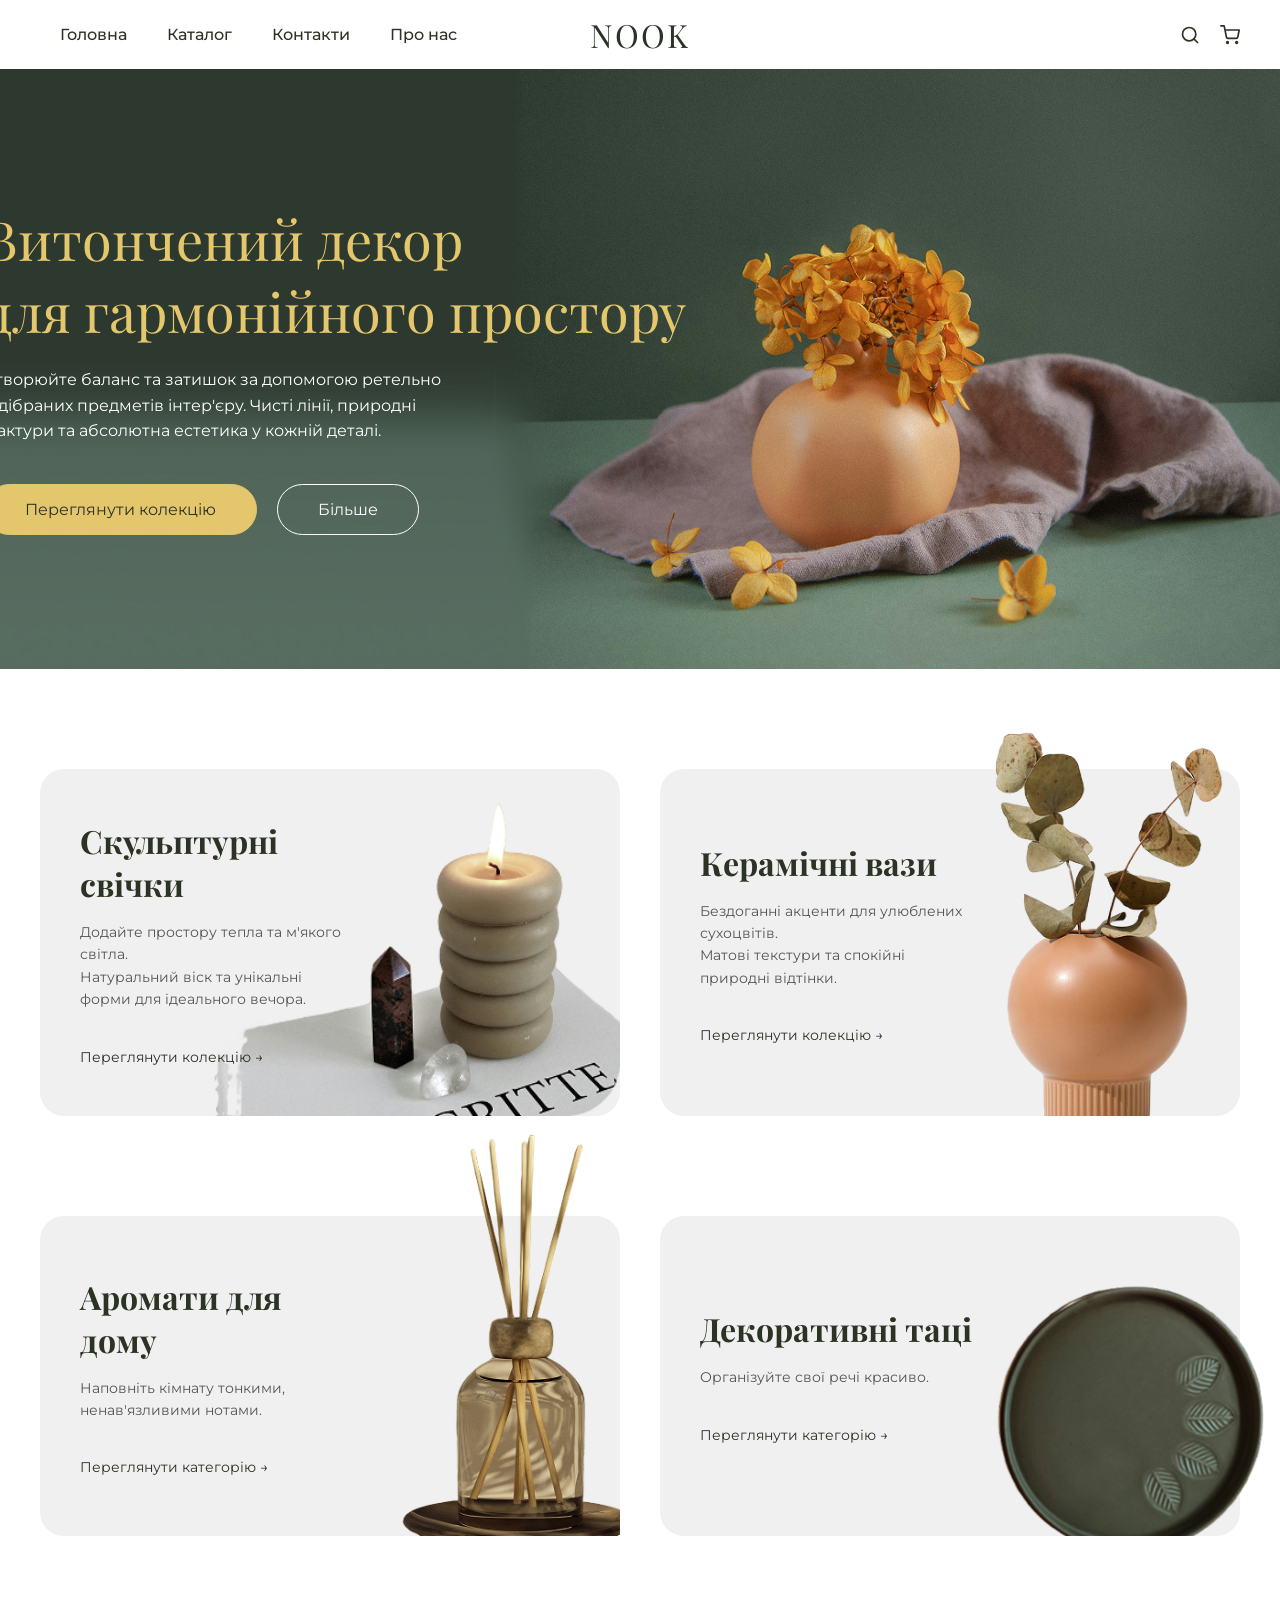
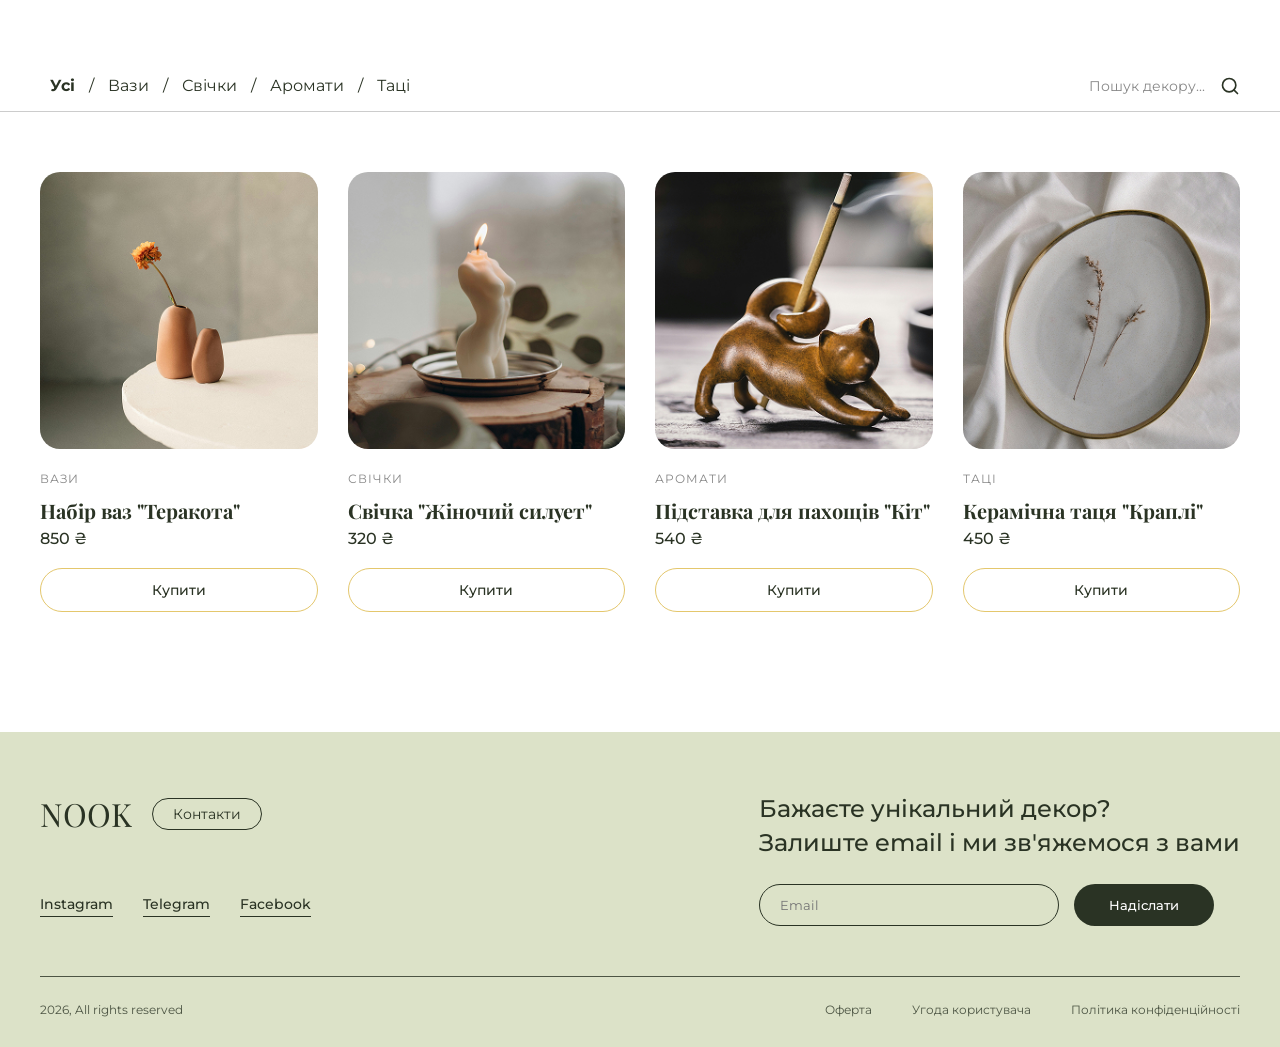
<file: index.html>
<!DOCTYPE html>
<html lang="uk">
<head>
    <meta charset="UTF-8">
    <meta name="viewport" content="width=device-width, initial-scale=1.0">
    <title>NOOK</title>
    <link rel="stylesheet" href="style.css">
    <link href="https://fonts.googleapis.com/css2?family=Playfair+Display:ital,wght@0,400;0,600;1,400&family=Montserrat:wght@300;400;500&display=swap" rel="stylesheet">
</head>
<body>

   <header class="header container">
        <nav class="nav-links">
            <ul>
                <li><a href="index.html">Головна</a></li>
                <li class="dropdown-trigger">
                    <a href="catalog.html">Каталог</a>
                    
                    <ul class="dropdown-menu">
                        <li class="has-nested-dropdown">
                            <a href="catalog.html" class="dropdown-item-arrow">Декоративні таці</a>
                            <ul class="nested-dropdown-menu">
                                <li><a href="catalog.html">Бетонні таці</a></li>
                                <li><a href="catalog.html">Керамічні таці</a></li>
                                <li><a href="catalog.html">Дерев'яні підставки</a></li>
                            </ul>
                        </li>
                        <li class="has-nested-dropdown">
                            <a href="#" class="dropdown-item-arrow">Скульптурні свічки</a>
                            <ul class="nested-dropdown-menu">
                                <li><a href="#">Фігурні свічки</a></li>
                                <li><a href="#">Свічки в склі</a></li>
                            </ul>
                        </li>
                        <li class="has-nested-dropdown">
                            <a href="#" class="dropdown-item-arrow">Керамічні вази</a>
                            <ul class="nested-dropdown-menu">
                                <li><a href="#">Глиняні кашпо</a></li>
                                <li><a href="#">Матові вази</a></li>
                            </ul>
                        </li>
                        <li class="has-nested-dropdown">
                            <a href="#" class="dropdown-item-arrow">Аромати для дому</a>
                            <ul class="nested-dropdown-menu">
                                <li><a href="#">Дифузори</a></li>
                                <li><a href="#">Пахощі</a></li>
                                <li><a href="#">Спреї</a></li>
                            </ul>
                        </li>
                    </ul>
                </li>
                <li><a href="#">Контакти</a></li>
                <li><a href="#">Про нас</a></li>
            </ul>
        </nav>
        
        <div class="logo">NOOK</div>
        
        <div class="icons">
            <svg width="20" height="20" viewBox="0 0 24 24" fill="none" stroke="#2A3324" stroke-width="2" stroke-linecap="round" stroke-linejoin="round">
                <circle cx="11" cy="11" r="8"></circle><line x1="21" y1="21" x2="16.65" y2="16.65"></line>
            </svg>
            <svg width="20" height="20" viewBox="0 0 24 24" fill="none" stroke="#2A3324" stroke-width="2" stroke-linecap="round" stroke-linejoin="round">
                <circle cx="9" cy="21" r="1"></circle><circle cx="20" cy="21" r="1"></circle><path d="M1 1h4l2.68 13.39a2 2 0 0 0 2 1.61h9.72a2 2 0 0 0 2-1.61L23 6H6"></path>
            </svg>
        </div>
    </header>

    <section class="hero">
        <div class="hero-content container">
            <h1>Витончений декор<br>для гармонійного простору</h1>
            <p>Створюйте баланс та затишок за допомогою ретельно відібраних предметів інтер'єру. Чисті лінії, природні фактури та абсолютна естетика у кожній деталі.</p>
            <div class="hero-buttons">
                <a href="#" class="btn btn-filled">Переглянути колекцію</a>
                <a href="#" class="btn btn-outline">Більше</a>
            </div>
        </div>
    </section>

   <section class="categories container">
        
        <div class="category-card">
            <div class="card-info">
                <h2>Скульптурні свічки</h2>
                <p>Додайте простору тепла та м'якого світла.<br>Натуральний віск та унікальні форми для ідеального вечора.</p>
                <a href="#" class="link-arrow">Переглянути колекцію →</a>
            </div>
            <img src="images/candle-isolated.png" class="card-img img-candle" alt="Свічка">
        </div>

        <div class="category-card">
            <div class="card-info">
                <h2>Керамічні вази</h2>
                <p>Бездоганні акценти для улюблених сухоцвітів.<br>Матові текстури та спокійні природні відтінки.</p>
                <a href="#" class="link-arrow">Переглянути колекцію →</a>
            </div>
            <img src="images/vase-isolated.png" class="card-img img-vase" alt="Ваза">
        </div>

        <div class="category-card">
            <div class="card-info">
                <h2>Аромати для дому</h2>
                <p>Наповніть кімнату тонкими, ненав'язливими нотами.</p>
                <a href="#" class="link-arrow">Переглянути категорію →</a>
            </div>
            <img src="images/scent-isolated.png" class="card-img img-scent" alt="Аромат">
        </div>

        <div class="category-card">
            <div class="card-info">
                <h2>Декоративні таці</h2>
                <p>Організуйте свої речі красиво.</p>
                <a href="catalog.html" class="link-arrow">Переглянути категорію →</a>
            </div>
            <img src="images/plate-isolated.png" class="card-img img-plate" alt="Таця">
        </div>
        
    
</section>

    <section class="filter-bar container">
        <div class="filter-links">
            <span class="active">Усі</span> / <span>Вази</span> / <span>Свічки</span> / <span>Аромати</span> / <span>Таці</span>
        </div>
        <div class="filter-search">
            <span>Пошук декору...</span>
            <svg width="20" height="20" viewBox="0 0 24 24" fill="none" stroke="#2A3324" stroke-width="2" stroke-linecap="round" stroke-linejoin="round">
                <circle cx="11" cy="11" r="8"></circle>
                <line x1="21" y1="21" x2="16.65" y2="16.65"></line>
            </svg>
        </div>
    </section>

    <section class="products container">
        
        <div class="product-item">
            <img src="images/item1.jpg" alt="Вази">
            <div class="product-details">
                <span class="product-category">ВАЗИ</span>
                <h3 class="product-title">Набір ваз "Теракота"</h3>
                <p class="product-price">850 ₴</p>
                <button class="btn-buy">Купити</button>
            </div>
        </div>

        <div class="product-item">
            <img src="images/item2.jpg" alt="Свічки">
            <div class="product-details">
                <span class="product-category">СВІЧКИ</span>
                <h3 class="product-title">Свічка "Жіночий силует"</h3>
                <p class="product-price">320 ₴</p>
                <button class="btn-buy">Купити</button>
            </div>
        </div>

        <div class="product-item">
            <img src="images/item3.jpg" alt="Аромати">
            <div class="product-details">
                <span class="product-category">АРОМАТИ</span>
                <h3 class="product-title">Підставка для пахощів "Кіт"</h3>
                <p class="product-price">540 ₴</p>
                <button class="btn-buy">Купити</button>
            </div>
        </div>

        <div class="product-item">
            <img src="images/item4.jpg" alt="Таці">
            <div class="product-details">
                <span class="product-category">ТАЦІ</span>
                <h3 class="product-title">Керамічна таця "Краплі"</h3>
                <p class="product-price">450 ₴</p>
                <button class="btn-buy">Купити</button>
            </div>
        </div>

    </section>

    <footer class="footer">
        <div class="container">
            <div class="footer-top">
                <div class="footer-left">
                    <div class="footer-logo-row">
                        <span class="footer-logo">NOOK</span>
                        <a href="#" class="btn-contacts">Контакти</a>
                    </div>
                    <div class="footer-socials">
                        <a href="#">Instagram</a>
                        <a href="#">Telegram</a>
                        <a href="#">Facebook</a>
                    </div>
                </div>
                
                <div class="footer-right">
                    <h3>Бажаєте унікальний декор?<br>Залиште email і ми зв'яжемося з вами</h3>
                    <form class="footer-form">
                        <input type="email" placeholder="Email" required>
                        <button type="submit">Надіслати</button>
                    </form>
                </div>
            </div>

            <div class="footer-bottom">
                <p>2026, All rights reserved</p>
                <div class="footer-legal">
                    <a href="#">Оферта</a>
                    <a href="#">Угода користувача</a>
                    <a href="#">Політика конфіденційності</a>
                </div>
            </div>
        </div>
    </footer>

</body>
</html>
</file>
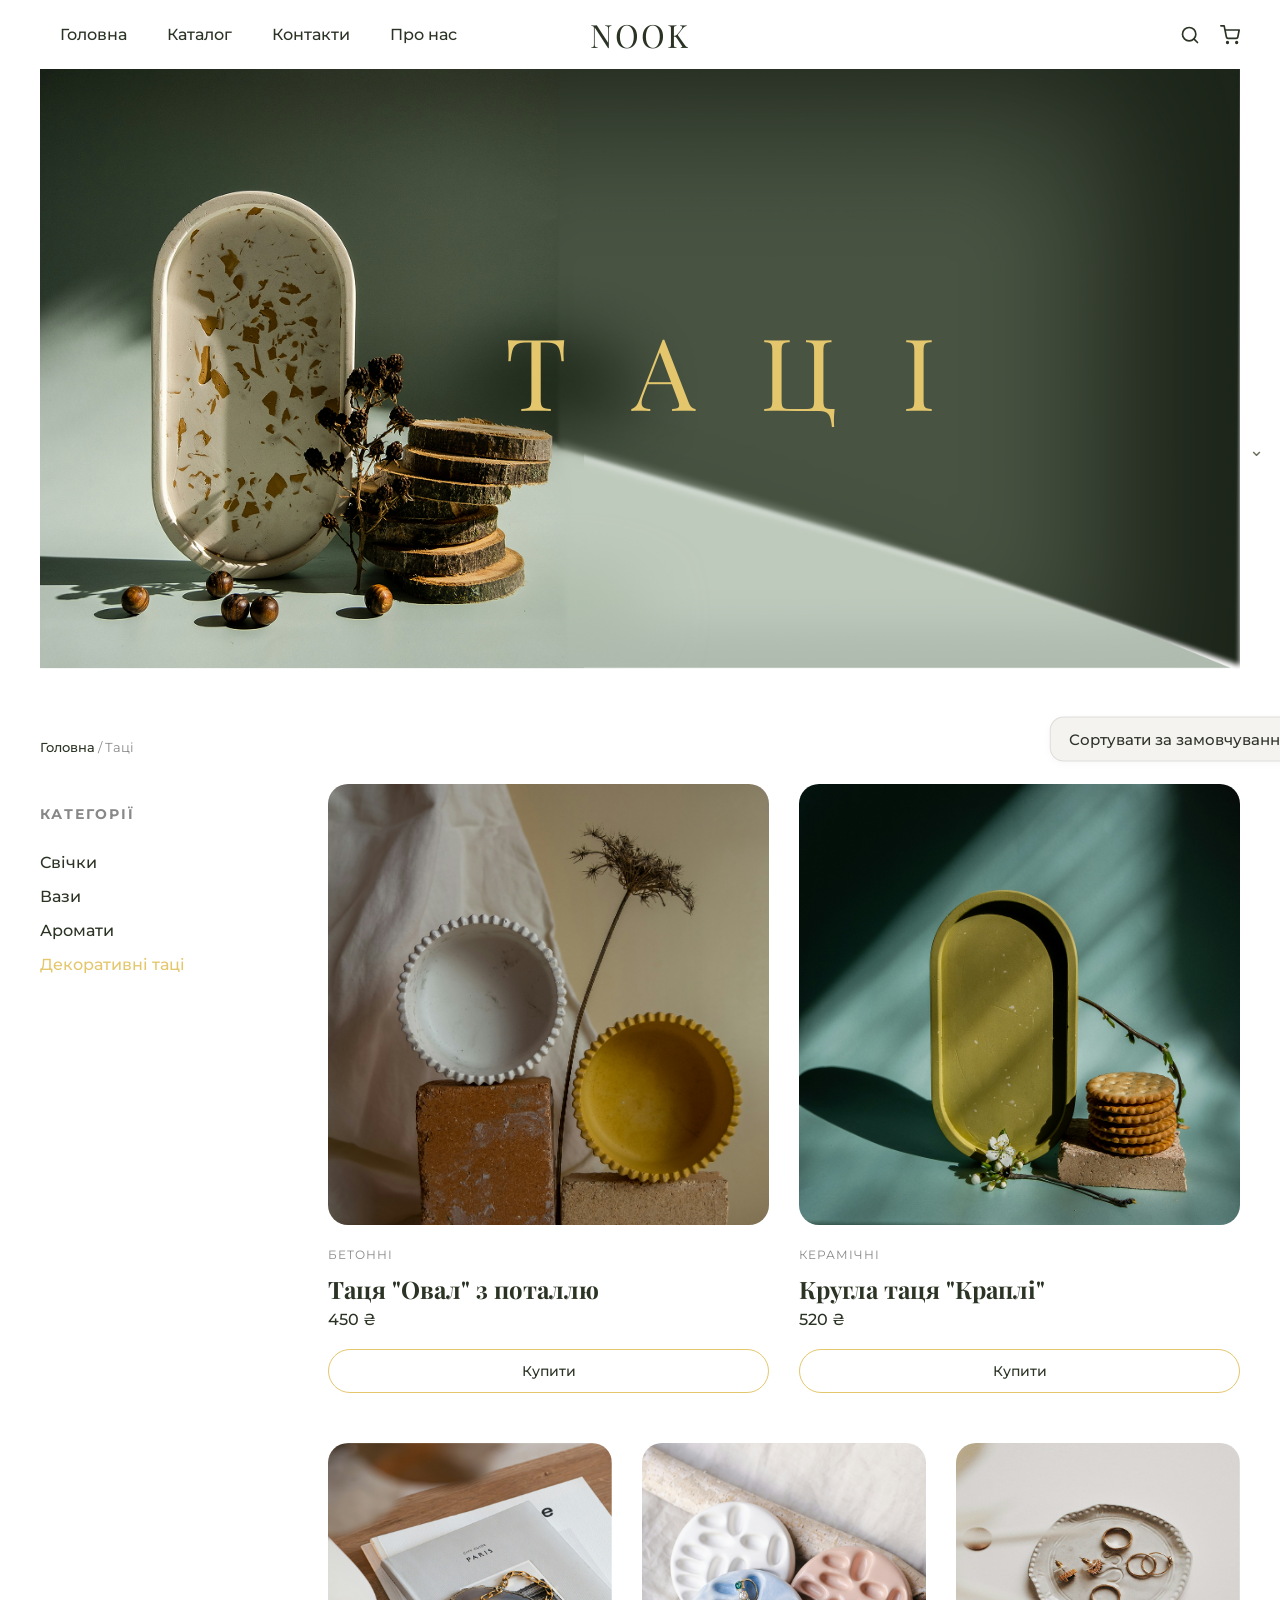
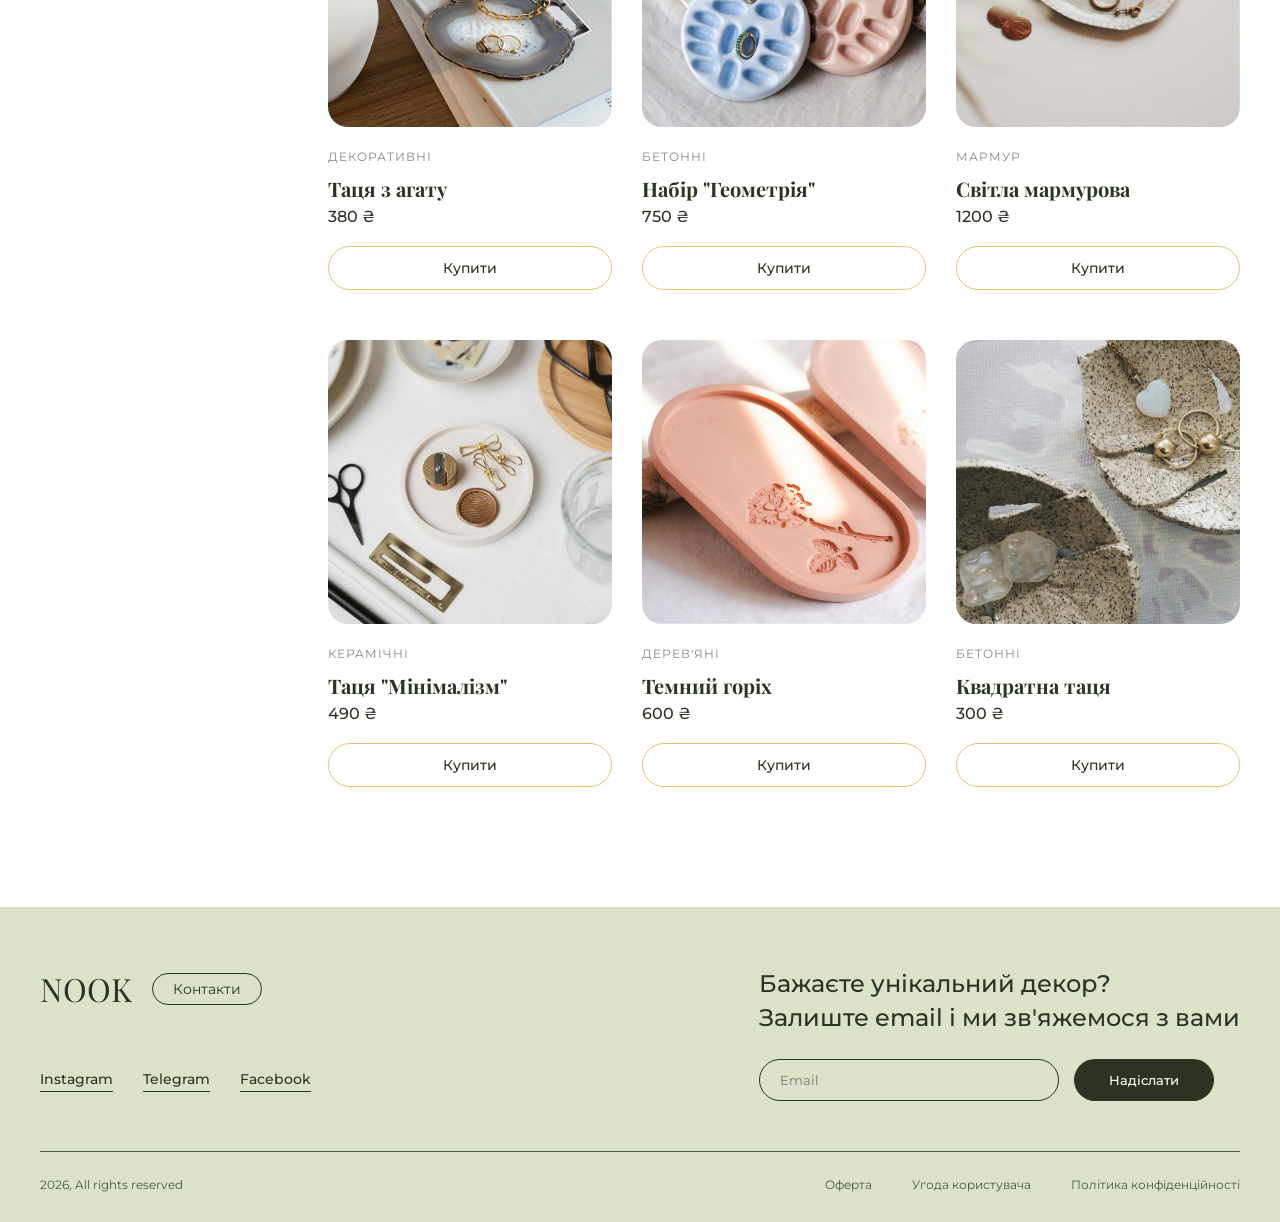
<file: catalog.html>
<!DOCTYPE html>
<html lang="uk">
<head>
    <meta charset="UTF-8">
    <meta name="viewport" content="width=device-width, initial-scale=1.0">
    <title>Каталог | NOOK</title>
    <link rel="stylesheet" href="style.css">
    <link href="https://fonts.googleapis.com/css2?family=Playfair+Display:ital,wght@0,400;0,600;1,400&family=Montserrat:wght@300;400;500;600&display=swap" rel="stylesheet">
</head>
<body>

    <header class="header container">
        <nav class="nav-links">
            <ul>
                <li><a href="index.html">Головна</a></li>
                <li class="dropdown-trigger">
                    <a href="catalog.html">Каталог</a>
                    
                    <ul class="dropdown-menu">
                        <li class="has-nested-dropdown">
                            <a href="catalog.html" class="dropdown-item-arrow">Декоративні таці</a>
                            <ul class="nested-dropdown-menu">
                                <li><a href="catalog.html">Бетонні таці</a></li>
                                <li><a href="catalog.html">Керамічні таці</a></li>
                                <li><a href="catalog.html">Дерев'яні підставки</a></li>
                            </ul>
                        </li>
                        <li class="has-nested-dropdown">
                            <a href="#" class="dropdown-item-arrow">Скульптурні свічки</a>
                            <ul class="nested-dropdown-menu">
                                <li><a href="#">Фігурні свічки</a></li>
                                <li><a href="#">Свічки в склі</a></li>
                            </ul>
                        </li>
                        <li class="has-nested-dropdown">
                            <a href="#" class="dropdown-item-arrow">Керамічні вази</a>
                            <ul class="nested-dropdown-menu">
                                <li><a href="#">Глиняні кашпо</a></li>
                                <li><a href="#">Матові вази</a></li>
                            </ul>
                        </li>
                        <li class="has-nested-dropdown">
                            <a href="#" class="dropdown-item-arrow">Аромати для дому</a>
                            <ul class="nested-dropdown-menu">
                                <li><a href="#">Дифузори</a></li>
                                <li><a href="#">Пахощі</a></li>
                                <li><a href="#">Спреї</a></li>
                            </ul>
                        </li>
                    </ul>
                </li>
                <li><a href="#">Контакти</a></li>
                <li><a href="#">Про нас</a></li>
            </ul>
        </nav>
        
        <div class="logo">NOOK</div>
        
        <div class="icons">
            <svg width="20" height="20" viewBox="0 0 24 24" fill="none" stroke="#2A3324" stroke-width="2" stroke-linecap="round" stroke-linejoin="round">
                <circle cx="11" cy="11" r="8"></circle><line x1="21" y1="21" x2="16.65" y2="16.65"></line>
            </svg>
            <svg width="20" height="20" viewBox="0 0 24 24" fill="none" stroke="#2A3324" stroke-width="2" stroke-linecap="round" stroke-linejoin="round">
                <circle cx="9" cy="21" r="1"></circle><circle cx="20" cy="21" r="1"></circle><path d="M1 1h4l2.68 13.39a2 2 0 0 0 2 1.61h9.72a2 2 0 0 0 2-1.61L23 6H6"></path>
            </svg>
        </div>
    </header>
    <div class="container">
        <div class="catalog-banner">
            <h1>Т А Ц І</h1>
        </div>
    </div>

    <div class="container catalog-layout">
        
        <aside class="catalog-sidebar">
            <div class="breadcrumbs">
                <a href="index.html">Головна</a> / <span>Таці</span>
            </div>
            
            <h2 class="sidebar-title">КАТЕГОРІЇ</h2>
            <ul class="sidebar-menu">
                <li class="has-submenu">
                    <a href="#">Свічки</a>
                    <ul class="submenu">
                        <li><a href="#">Скульптурні</a></li>
                        <li><a href="#">В склі</a></li>
                        <li><a href="#">Античні</a></li>
                    </ul>
                </li>
                <li class="has-submenu">
                    <a href="#">Вази</a>
                    <ul class="submenu">
                        <li><a href="#">Кераміка</a></li>
                        <li><a href="#">Скло</a></li>
                    </ul>
                </li>
                <li><a href="#">Аромати</a></li>
                <li class="has-submenu active-category">
                    <a href="#">Декоративні таці</a>
                    <ul class="submenu">
                        <li><a href="#">Бетонні</a></li>
                        <li><a href="#">Керамічні</a></li>
                        <li><a href="#">Дерев'яні</a></li>
                        <li><a href="#">З мармуру</a></li>
                    </ul>
                </li>
            </ul>
        </aside>

        <main class="catalog-content">
            

            <div class="custom-sort"">
               
    <select>
        <option>Сортувати за замовчуванням</option>
        <option>За популярністю</option>
        <option>Спочатку нові</option>
        <option>Від дешевих до дорогих</option>
        <option>Від дорогих до дешевих</option>
    </select>
</div>

            <div class="catalog-grid">
                
                <div class="product-item">
                    <img src="images/stuff1.png" alt="Таця 1">
                    <div class="product-details">
                        <span class="product-category">БЕТОННІ</span>
                        <h3 class="product-title">Таця "Овал" з поталлю</h3>
                        <p class="product-price">450 ₴</p>
                        <button class="btn-buy">Купити</button>
                    </div>
                </div>

                <div class="product-item">
                    <img src="images/stuff2.png" alt="Таця 2">
                    <div class="product-details">
                        <span class="product-category">КЕРАМІЧНІ</span>
                        <h3 class="product-title">Кругла таця "Краплі"</h3>
                        <p class="product-price">520 ₴</p>
                        <button class="btn-buy">Купити</button>
                    </div>
                </div>

                <div class="product-item">
                    <img src="images/stuff3.png" alt="Таця 3">
                    <div class="product-details">
                        <span class="product-category">ДЕКОРАТИВНІ</span>
                        <h3 class="product-title">Таця з агату</h3>
                        <p class="product-price">380 ₴</p>
                        <a href="item.html"><button class="btn-buy">Купити</button></a>
                        
                    </div>
                </div>

                <div class="product-item">
                    <img src="images/stuff4.png" alt="Таця 4">
                    <div class="product-details">
                        <span class="product-category">БЕТОННІ</span>
                        <h3 class="product-title">Набір "Геометрія"</h3>
                        <p class="product-price">750 ₴</p>
                        <button class="btn-buy">Купити</button>
                        
                    </div>
                </div>

                <div class="product-item">
                    <img src="images/stuff5.png" alt="Таця 5">
                    <div class="product-details">
                        <span class="product-category">МАРМУР</span>
                        <h3 class="product-title">Світла мармурова</h3>
                        <p class="product-price">1200 ₴</p>
                        <button class="btn-buy">Купити</button>
                    </div>
                </div>

                <div class="product-item">
                    <img src="images/stuff6.png" alt="Таця 6">
                    <div class="product-details">
                        <span class="product-category">КЕРАМІЧНІ</span>
                        <h3 class="product-title">Таця "Мінімалізм"</h3>
                        <p class="product-price">490 ₴</p>
                        <button class="btn-buy">Купити</button>
                    </div>
                </div>

                <div class="product-item">
                    <img src="images/stuff7.png" alt="Таця 7">
                    <div class="product-details">
                        <span class="product-category">ДЕРЕВ'ЯНІ</span>
                        <h3 class="product-title">Темний горіх</h3>
                        <p class="product-price">600 ₴</p>
                        <button class="btn-buy">Купити</button>
                    </div>
                </div>

                <div class="product-item">
                    <img src="images/stuff8.png" alt="Таця 8">
                    <div class="product-details">
                        <span class="product-category">БЕТОННІ</span>
                        <h3 class="product-title">Квадратна таця</h3>
                        <p class="product-price">300 ₴</p>
                        <button class="btn-buy">Купити</button>
                    </div>
                </div>

            </div>
        </main>
    </div>
    
            
            

         
                </div>
            </div>
        </main>
    </div>
<footer class="footer">
        <div class="container">
            <div class="footer-top">
                <div class="footer-left">
                    <div class="footer-logo-row">
                        <span class="footer-logo">NOOK</span>
                        <a href="#" class="btn-contacts">Контакти</a>
                    </div>
                    <div class="footer-socials">
                        <a href="#">Instagram</a>
                        <a href="#">Telegram</a>
                        <a href="#">Facebook</a>
                    </div>
                </div>
                
                <div class="footer-right">
                    <h3>Бажаєте унікальний декор?<br>Залиште email і ми зв'яжемося з вами</h3>
                    <form class="footer-form">
                        <input type="email" placeholder="Email" required>
                        <button type="submit">Надіслати</button>
                    </form>
                </div>
            </div>

            <div class="footer-bottom">
                <p>2026, All rights reserved</p>
                <div class="footer-legal">
                    <a href="#">Оферта</a>
                    <a href="#">Угода користувача</a>
                    <a href="#">Політика конфіденційності</a>
                </div>
            </div>
        </div>
    </footer>
    </body>
</html>
</file>
<file: style.css>
/* Базові налаштування (скидаємо зайві відступи) */
* {
    margin: 0;
    padding: 0;
    box-sizing: border-box;
}

body {
    font-family: 'Montserrat', sans-serif;
    color: #2A3324;
    background-color: #FFFFFF;
}

/* Наш центруючий контейнер */
.container {
    max-width: 1440px;
    margin: 0 auto;
    padding: 0 40px;
}

/* --- ШАПКА З ВИПАДАЮЧИМ МЕНЮ --- */
.header {
    display: flex;
    justify-content: space-between;
    align-items: center;
    padding: 15px 40px;
    position: relative;
    z-index: 100; /* Щоб меню розгорталося ПОВЕРХ великого банера */
}

/* Перебудовуємо посилання під роботу з флексом */
/* Тільки найперший рівень меню робимо горизонтальним */
.nav-links > ul {
    display: flex;
    list-style: none;
    align-items: center;
    padding: 0;
    margin: 0;
}

.nav-links > ul > li {
    position: relative; /* База для позиціонування першого випадаючого меню */
}

.nav-links a {
    text-decoration: none;
    color: #2A3324;
    padding: 10px 20px; /* Робимо область кліку більшою */
    font-size: 16px;
    font-weight: 500;
    display: block;
    transition: color 0.3s ease;
}

.nav-links > ul > li > a:hover {
    color: #E4C76D;
}

.logo {
    font-family: 'Playfair Display', serif;
    font-size: 32px;
    letter-spacing: 2px;
    position: absolute;
    left: 50%;
    transform: translateX(-50%);
    pointer-events: none; /* Щоб логотип не заважав клікам, якщо налізе */
}

.icons {
    display: flex;
    align-items: center;
    gap: 20px;
}

.icons svg {
    cursor: pointer;
    transition: all 0.3s ease;
}

.icons svg:hover {
    stroke: #E4C76D;
    transform: scale(1.15);
}

/* ========================================= */
/* ЛОГІКА ТА СТИЛІ ВИПАДАЮЧОГО МЕНЮ          */
/* ========================================= */

/* ПЕРШИЙ РІВЕНЬ: Головне випадаюче меню (Каталог) */
/* ПЕРШИЙ РІВЕНЬ: Головне випадаюче меню (Каталог) */
.dropdown-menu {
    position: absolute;
    top: 100%;
    left: 0;
    background-color: #FFFFFF;
    min-width: 240px; /* Зробимо трошки ширшим, щоб текст дихав */
    padding: 15px 0;
    list-style: none;
    border-radius: 16px;
    box-shadow: 0 10px 30px rgba(42, 51, 36, 0.08);
    border: 1px solid #EFECE7;
    
    /* ВИПРАВЛЕННЯ: примусово ставимо елементи в стовпчик */
    display: flex;
    flex-direction: column;
    
    /* Ховаємо меню за замовчуванням */
    opacity: 0;
    visibility: hidden;
    transform: translateY(15px);
    transition: all 0.3s cubic-bezier(0.25, 0.46, 0.45, 0.94);
}

.dropdown-menu li {
    position: relative; /* База для другого рівня підменю */
}

.dropdown-menu a {
    padding: 10px 25px;
    font-size: 15px;
    color: #2A3324;
    font-weight: 300;
    transition: all 0.2s ease;
}

/* Ефект наведення на пунктах всередині меню */
.dropdown-menu li:hover > a {
    background-color: #F9F9F4;
    color: #E4C76D;
    padding-left: 30px; /* Ефект легкого зсуву вправо */
}

/* Показуємо перше меню при наведенні на "Каталог" */
.dropdown-trigger:hover .dropdown-menu {
    opacity: 1;
    visibility: visible;
    transform: translateY(5px);
}

/* ДРУГИЙ РІВЕНЬ: Підменю категорій (виїжджає праворуч) */
/* ДРУГИЙ РІВЕНЬ: Підменю категорій (виїжджає праворуч) */
.nested-dropdown-menu {
    position: absolute;
    top: -15px; 
    left: 100%; 
    background-color: #FFFFFF;
    min-width: 220px;
    padding: 15px 0;
    list-style: none;
    border-radius: 16px; 
    box-shadow: 0 10px 30px rgba(42, 51, 36, 0.08);
    border: 1px solid #EFECE7;
    
    /* ВИПРАВЛЕННЯ: примусово ставимо елементи в стовпчик */
    display: flex;
    flex-direction: column;
    
    /* Ховаємо підменю */
    opacity: 0;
    visibility: hidden;
    transform: translateX(15px);
    transition: all 0.3s cubic-bezier(0.25, 0.46, 0.45, 0.94);
}

/* Показуємо підменю при наведенні на категорію */
.has-nested-dropdown:hover .nested-dropdown-menu {
    opacity: 1;
    visibility: visible;
    transform: translateX(5px);
}

/* Маленька декоративна стрілочка біля пунктів, які мають підменю */
.dropdown-item-arrow::after {
    content: '→';
    font-size: 11px;
    float: right;
    opacity: 0.5;
    transition: transform 0.3s ease;
}

.has-nested-dropdown:hover .dropdown-item-arrow::after {
    transform: translateX(4px);
    opacity: 1;
}
/* --- ГОЛОВНИЙ БАНЕР --- */
.hero {
    /* СЮДИ ВСТАВ СВІЙ БАНЕР З КВІТАМИ */
    background-image: url('images/main.jpg'); 
    background-size: cover;
    background-position: center;
    height: 600px;
    display: flex;
    align-items: center;
    color: #FFF; /* Текст на банері світлий */
}
.hero-content {
    transform: translateY(-20px); /* Піднімає весь блок з текстом і кнопками на 40px вгору. Можеш міняти цифру, якщо треба ще вище */
}
.hero-content {
    /* Мінусове значення суне блок вліво. Змінюй -50px на -100px чи -20px, поки не стане ідеально */
    transform: translateX(-305px); 
}
.hero h1 {
    font-family: 'Playfair Display', serif;
    font-size: 54px;
    font-weight: 400;
    margin-bottom: 20px;
    color: #E4C76D; /* Жовтий акцент для заголовка */
}
.hero p {
    max-width: 500px;
    line-height: 1.6;
    margin-bottom: 40px;
}
.hero-buttons {
    display: flex;
    gap: 20px;
}
.btn {
    padding: 15px 40px;
    border-radius: 30px;
    text-decoration: none;
    font-size: 16px;
    display: inline-block;
    transition: all 0.3s ease; /* Це магічне правило робить всі зміни плавними */
}

.btn-filled {
    background-color: #E4C76D;
    color: #2A3324;
    border: 1px solid #E4C76D;
}

.btn-filled:hover {
    background-color: #D1B45A; /* Стає трохи темнішою */
    transform: translateY(-4px); /* Плавно піднімається вгору на 4px */
    box-shadow: 0 10px 20px rgba(0, 0, 0, 0.15); /* З'являється тінь */
}

.btn-outline {
    border: 1px solid #FFF;
    color: #FFF;
}

.btn-outline:hover {
    background-color: #FFF; /* Заливається білим кольором */
    color: #2A3324; /* Текст стає темним */
    transform: translateY(-4px); /* Також піднімається вгору */
    box-shadow: 0 10px 20px rgba(0, 0, 0, 0.15);
}


/* --- 4 КАРТКИ КАТЕГОРІЙ --- */
/* КЛЮЧОВІ СТИЛІ ДЛЯ ЕФЕКТУ ВИСУВАННЯ */

.categories {
    display: grid;
    grid-template-columns: 1fr 1fr;
    gap: 100px 40px;
    margin-top: 100px;
    margin-bottom: 140px; /* Ось воно, додаткове повітря знизу! */
}

.category-card {
    position: relative; /* Обов'язково! База, відносно якої рухається картинка */
    background-color: #F1F0F0; /* Робимо сіро-бежевий фон картки КОДОМ */
    border-radius: 24px; /* Заокруглення як у тебе */
    padding: 50px 40px; /* Внутрішні відступи: 50px згори/знизу, 40px по боках */
    min-height: 320px;
    display: flex;
    align-items: center;
    overflow: visible; /* КРИТИЧНО: дозволяє об'єктам вилазити за межі коробки! */
}

/* Блок з текстом: тут ти можеш рухати текст */
.card-info {
    max-width: 55%; /* Обмежуємо ширину тексту, щоб він не налізав на вазон */
    z-index: 2; /* Гарантує, що текст буде над фоном */
}

/* Де саме посунути текст (налаштування відступів) */
.card-info h2 {
    font-family: 'Playfair Display', serif;
    font-size: 32px;
    margin-bottom: 16px; /* Відступ між заголовком і описом */
}

.card-info p {
    font-size: 14px;
    line-height: 1.6;
    margin-bottom: 36px; /* Відступ від опису до посилання-стрілочки */
    color: #555555;
}

/* МАГІЯ ДЛЯ КАРТИНКИ, ЩО ВИСУВАЄТЬСЯ */
.card-img {
    position: absolute; /* Вириваємо картинку з потоку, щоб рухати незалежно від тексту */
    bottom: 0; /* Притискаємо до нижнього краю картки */
    right: -15px; /* Висуваємо праворуч ЗА межі сірого прямокутника */
    height: 115%; /* Робимо картинку вищою за саму картку (на 15%), тому вона вилазить вгору! */
    object-fit: contain; /* Щоб картинка не деформувалася */
    pointer-events: none; /* Щоб картинка не заважала клікати по картці */
}

/* Якщо для свічки і вази потрібні трохи різні налаштування висування: */
.img-candle {
    right: -0px;
    height: 100%; /* Налаштуй висоту висування свічки як подобається */
}

.img-vase {
    right: -25px; /* Вазу з гілочками можна висунути трохи сильніше */
    height: 125%; /* Гілочки будуть круто стирчати вгору */

}

.img-scent {
    right: 0px; 
    height: 160%; /* Щоб палички гарно виступали вгору */
}

.img-plate {
    right: -30px; /* Трохи зсуваємо вправо */
    height: 80%; /* Робимо трохи меншою, щоб не налізла на текст */
}
.link-arrow {
    text-decoration: none;
    color: #2A3324;
    font-size: 14px;
    padding-bottom: 5px;
    position: relative; /* Обов'язково для лінії */
    transition: all 0.3s ease;
}

/* Це наша невидима лінія під текстом (ширина 0) */
.link-arrow::after {
    content: '';
    position: absolute;
    left: 0;
    bottom: 0;
    width: 0%; 
    height: 1px;
    background-color: #2A3324;
    transition: width 0.3s ease; /* Плавне розширення лінії */
}

/* При наведенні текст стає жирнішим... */
.link-arrow:hover {
    font-weight: 600; 
}

/* ...а лінія виростає до 100% своєї довжини */
.link-arrow:hover::after {
    width: 100%;
}

/* --- ФІЛЬТР ТА ПОШУК --- */
.filter-bar {
    display: flex;
    justify-content: space-between;
    align-items: center; /* Це магічне правило вирівняє все в одну лінію */
    border-bottom: 1px solid #CCC;
    padding-bottom: 15px;
    margin-bottom: 40px;
}
.filter-search {
    display: flex;
    align-items: center;
    gap: 15px; /* Ця цифра відсуває текст від лупи. Більше цифра = текст лівіше */
    cursor: pointer; /* При наведенні курсор стане ручкою, наче це справжній пошук */
    color: #888888; /* Робимо текст пошуку трохи світлішим */
    font-size: 14px;
}

.filter-search svg {
    transition: 0.3s;
}

.filter-search:hover svg {
    stroke: #E4C76D; /* При наведенні лупа ставатиме жовтою! */
}
.filter-links span {
    margin: 0 10px;
    cursor: pointer;
}
.filter-links .active {
    font-weight: bold;
}

/* --- 4 НИЖНІ ТОВАРИ --- */
.products {
    display: grid;
    grid-template-columns: repeat(4, 1fr);
    gap: 30px;
    margin-top: 60px; /* Відступ ЗВЕРХУ (від фільтрів до карток) */
    margin-bottom: 120px; /* Відступ ЗНИЗУ (від карток до футера) */
}
.product-item img {
    width: 100%;
    border-radius: 20px;
    margin-bottom: 15px;
    object-fit: cover;
    aspect-ratio: 1 / 1; /* Робить картинки ідеально квадратними */
}
/* Базовий стан картинки (додаємо плавність transition) */
.product-item img {
    width: 100%;
    border-radius: 20px;
    margin-bottom: 15px;
    object-fit: cover;
    aspect-ratio: 1 / 1;
    transition: transform 0.3s ease; /* Магія плавності */
}

/* Ефект при наведенні на картку: картинка їде вгору */
.product-item:hover img {
    transform: translateY(-10px); /* Піднімаємо картинку на 10px вгору */
}
.product-details {
    text-align: left; /* Можна змінити на center, якщо хочеш текст по центру */
}
.product-category {
    font-size: 12px;
    color: #888888;
    letter-spacing: 1px;
}
.product-title {
    font-family: 'Playfair Display', serif;
    font-size: 20px;
    margin: 10px 0 5px 0;
    color: #2A3324;
}
.product-price {
    font-size: 16px;
    font-weight: 500;
    margin-bottom: 20px;
    color: #2A3324;
}

/* Кнопка КУПИТИ */
.btn-buy {
    background-color: transparent;
    border: 1px solid #E4C76D; /* Жовта обводка */
    color: #2A3324;
    padding: 12px 0;
    width: 100%; /* Кнопка на всю ширину картки */
    border-radius: 30px;
    font-family: 'Montserrat', sans-serif;
    font-size: 14px;
    font-weight: 500;
    cursor: pointer;
    transition: all 0.3s ease; /* Плавна анімація */
}

/* Ефект при наведенні (заливка) */
.btn-buy:hover {
    background-color: #E4C76D; /* Стає повністю жовтою */
}
/* --- ФУТЕР (НОВИЙ ДИЗАЙН) --- */
.footer {
    background-color: #DCE2C8; /* Твій оливковий фон */
    padding: 60px 0 30px 0;
    color: #2A3324;
}

.footer-top {
    display: flex;
    justify-content: space-between;
    align-items: flex-start;
    margin-bottom: 50px;
}

/* --- Ліва частина футера --- */
.footer-logo-row {
    display: flex;
    align-items: center;
    gap: 20px;
    margin-bottom: 60px;
}

.footer-logo {
    font-family: 'Playfair Display', serif;
    font-size: 32px;
}

.btn-contacts {
    border: 1px solid #2A3324;
    padding: 6px 20px;
    border-radius: 20px;
    text-decoration: none;
    color: #2A3324;
    font-size: 14px;
    transition: 0.3s;
}

.btn-contacts:hover {
    background-color: #2A3324;
    color: #DCE2C8;
}

.footer-socials {
    display: flex;
    gap: 30px;
}

.footer-socials a {
    text-decoration: none;
    color: #2A3324;
    font-weight: 500;
    border-bottom: 1px solid #2A3324; /* Підкреслення як на макеті */
    padding-bottom: 3px;
    font-size: 14px;
}

/* --- Права частина футера --- */
.footer-right h3 {
    font-size: 24px;
    font-weight: 500;
    line-height: 1.4;
    margin-bottom: 25px;
}

.footer-form {
    display: flex;
    gap: 15px;
}

.footer-form input {
    padding: 12px 20px;
    border: 1px solid #2A3324;
    border-radius: 30px;
    background: transparent;
    width: 300px;
    font-family: 'Montserrat', sans-serif;
    color: #2A3324;
    outline: none;
}

.footer-form button {
    padding: 12px 35px;
    background-color: #2A3324;
    color: #FFF;
    border: none;
    border-radius: 30px;
    cursor: pointer;
    font-family: 'Montserrat', sans-serif;
    font-weight: 500;
    transition: 0.3s;
}

.footer-form button:hover {
    background-color: #4A5641; /* Трохи світлішає при наведенні */
}

/* --- Нижня частина футера --- */
.footer-bottom {
    display: flex;
    justify-content: space-between;
    border-top: 1px solid #2A3324; /* Розділяюча лінія */
    padding-top: 25px;
    font-size: 12px;
    opacity: 0.8;
}

.footer-legal {
    display: flex;
    gap: 40px;
}

.footer-legal a {
    text-decoration: none;
    color: #2A3324;
}
/* ========================================= */
/* СТОРІНКА КАТАЛОГУ (catalog.html)          */
/* ========================================= */

.catalog-layout {
    display: flex;
    gap: 60px; /* Відстань між лівим меню і товарами */
    margin-top: 40px;
    margin-bottom: 120px;
}

/* --- ЛІВА ПАНЕЛЬ (Sidebar) --- */
.catalog-sidebar {
    width: 20%; 
    /* Додаємо липкість: */
    position: sticky;
    top: 30px; /* Відступ від верху екрану, коли меню "прилипає" */
    height: max-content; /* Обов'язково для sticky, щоб воно знало свій розмір */
}

.breadcrumbs {
    font-size: 13px;
    color: #888;
    margin-bottom: 50px;
}

.breadcrumbs a {
    color: #2A3324;
    text-decoration: none;
    font-weight: 500;
}

.sidebar-title {
    font-size: 14px;
    letter-spacing: 2px;
    color: #888;
    margin-bottom: 30px;
}

/* Меню категорій */
.sidebar-menu {
    list-style: none;
    padding: 0;
}

.sidebar-menu > li {
    margin-bottom: 15px;
}

.sidebar-menu a {
    text-decoration: none;
    color: #2A3324;
    font-size: 16px;
    font-weight: 500;
    transition: color 0.3s ease;
    display: block;
}

.sidebar-menu > li > a:hover,
.active-category > a {
    color: #E4C76D; /* Жовтий при наведенні або на активній категорії */
}

/* МАГІЯ: Випадаюче підменю (Акордеон на CSS) */
.submenu {
    list-style: none;
    padding-left: 15px; /* Зсув вправо для підкатегорій */
    max-height: 0; /* Спочатку висота 0 (сховано) */
    overflow: hidden;
    opacity: 0;
    transition: all 0.4s ease; /* Плавне розгортання */
}

.submenu li {
    margin-top: 12px;
}

.submenu a {
    font-size: 14px;
    font-weight: 400;
    color: #666;
}

.submenu a:hover {
    color: #2A3324;
    text-decoration: underline; /* Підкреслення при наведенні на підкатегорію */
}

/* Коли наводимо мишку на категорію (<li>), підменю розкривається */
.has-submenu:hover .submenu {
    max-height: 200px; /* Збільшуємо висоту, щоб вмістити текст */
    opacity: 1;
    margin-top: 10px;
}


/* --- ПРАВА ЧАСТИНА (Контент) --- */
.catalog-content {
    width: 80%; /* Займає решту місця */
}

/* Банер з тацею */
/* --- БАНЕР В КАТАЛОЗІ --- */
.catalog-banner {
    width: 100%;
    height: 600px; /* Зробив висоту трохи більшою, щоб картинка не так сильно різалася зверху/знизу. Можеш підігнати цю цифру під себе (наприклад 400px або 600px) */
    background-image: url('images/Group 6.png'); 
    background-size: cover; /* МАГІЯ: Картинка заповнює весь блок на 100% без жодних стиків та фонових кольорів */
    background-position: center; /* Центруємо картинку */
    background-repeat: no-repeat;
    
    background-color: transparent; /* Видалили ту зелену підкладку! */
    
    border-radius: 0px; /* Заокруглення точно як на твоєму головному банері */
    margin-top: 0px;
    margin-bottom: 70px;
    display: flex;
    align-items: center;
    justify-content: center;
}

.catalog-banner h1 {
    font-family: 'Playfair Display', serif;
    font-size: 100px;
    color: #E4C76D; 
    letter-spacing: 20px; 
    font-weight: 400;
    margin: 0; /* Скидаємо зайві відступи */
    transform:  translateX(20%); /* Видалили зсув, тепер текст стоятиме ідеально по центру банера */
}

/* --- МАГІЯ СІТКИ (2 великі + 6 дрібних) --- */
.catalog-grid {
    display: grid;
    grid-template-columns: repeat(6, 1fr); /* 6 віртуальних колонок */
    gap: 50px 30px; /* Відступи між картками */
    align-items: start; /* ВАЖЛИВО! Це забороняє гріду розтягувати картки у висоту */
}

/* Щоб картинки ніколи не розтягувались і були квадратами */
.catalog-grid .product-item img {
    width: 100%;
    height: auto;
    aspect-ratio: 1 / 1;
    object-fit: cover; /* Обрізає зайве, але не спотворює пропорції */
    border-radius: 20px;
}

/* Перший і другий товари займають по 3 колонки (половина ширини) */
.catalog-grid .product-item:nth-child(1),
.catalog-grid .product-item:nth-child(2) {
    grid-column: span 3;
}

/* Великим карткам можна зробити текст заголовків трохи більшим */
.catalog-grid .product-item:nth-child(1) .product-title,
.catalog-grid .product-item:nth-child(2) .product-title {
    font-size: 24px; 
}

/* Всі наступні товари (починаючи з третього) займають по 2 колонки (третина ширини) */
.catalog-grid .product-item:nth-child(n+3) {
    grid-column: span 2;
}

/* Якщо захочеш виділити активне посилання в головній шапці */
.active-link {
    color: #E4C76D !important;
}


.custom-sort select {
    
      transform: translateX(243%) translateY(-50%);
    appearance: none;
    -webkit-appearance: none;
    -moz-appearance: none;

    background-color: #f5f3ef;
    color: #2f342b;

    border: 1px solid rgba(60, 60, 60, 0.12);
    border-radius: 14px;

    padding: 12px 45px 12px 18px;

    font-size: 15px;
    font-family: inherit;
    font-weight: 500;

    cursor: pointer;

    transition: all 0.25s ease;

    box-shadow:
        0 2px 10px rgba(0,0,0,0.03);
}

.custom-sort select:hover {
    background-color: #efede8;
    border-color: rgba(60,60,60,0.2);
}

.custom-sort select:focus {
    outline: none;

    border-color: #a89b72;

    box-shadow:
        0 0 0 4px rgba(168,155,114,0.12);
}

/* стрілочка */
.custom-sort::after {
    content: "⌄";

    position: absolute;

    top: 50%;
    right: 16px;

    transform: translateY(-52%);

    pointer-events: none;

    color: #6d715f;

    font-size: 18px;
}
/* ========================================= */
/* СТОРІНКА ТОВАРУ */
/* ========================================= */

.product-page {
    margin-top: 50px;
    margin-bottom: 140px;
}

/* ХЛІБНІ КРИХТИ */

.product-breadcrumbs {
    display: flex;
    align-items: center;
    gap: 10px;

    font-size: 13px;
    color: #888;

    margin-bottom: 50px;
}

.product-breadcrumbs a {
    text-decoration: none;
    color: #2A3324;
}

.product-breadcrumbs p {
    color: #888;
}

/* ОСНОВНА СІТКА */

.product-layout {
    display: grid;
    grid-template-columns: 1.1fr 0.9fr;
    gap: 90px;

    align-items: start;

    margin-bottom: 140px;
}

/* ГАЛЕРЕЯ */

.product-gallery {
    width: 100%;
}

.main-product-image {
    width: 100%;
    border-radius: 24px;

    object-fit: cover;

    margin-bottom: 25px;

    transition: transform 0.4s ease;
}

.main-product-image:hover {
    transform: scale(1.01);
}

/* МАЛЕНЬКІ ФОТО */

.gallery-thumbnails {
    display: flex;
    gap: 20px;
}

.gallery-thumbnails img {
    width: 120px;
    height: 120px;

    border-radius: 18px;

    object-fit: cover;

    cursor: pointer;

    transition: all 0.3s ease;
}

.gallery-thumbnails img:hover {
    transform: translateY(-5px);
    opacity: 0.8;
}

/* ІНФОРМАЦІЯ */

.product-info {
    position: sticky;
    top: 40px;
}

/* КАТЕГОРІЯ */

.product-page-category {
    font-size: 12px;
    letter-spacing: 2px;

    color: #888;

    margin-bottom: 20px;
}

/* НАЗВА */

.product-page-title {
    font-family: 'Playfair Display', serif;

    font-size: 52px;
    font-weight: 400;

    line-height: 1.1;

    margin-bottom: 25px;

    color: #2A3324;
}

/* ЦІНА */

.product-page-price {
    font-size: 30px;
    font-weight: 500;

    margin-bottom: 35px;

    color: #2A3324;
}

/* ОПИС */

.product-page-description {
    line-height: 1.8;

    color: #555;

    margin-bottom: 40px;

    max-width: 500px;
}

/* ХАРАКТЕРИСТИКИ */

.product-meta {
    margin-bottom: 50px;
}

.product-meta p {
    margin-bottom: 12px;
    color: #444;
}

/* КНОПКИ */

.product-actions {
    display: flex;
    gap: 20px;

    align-items: center;
}

/* SELECT */

.quantity-select {
    appearance: none;

    padding: 15px 22px;

    border-radius: 18px;

    border: 1px solid #DDD;

    background-color: #F7F5F1;

    font-size: 16px;

    cursor: pointer;

    transition: 0.3s;
}

.quantity-select:focus {
    outline: none;

    border-color: #E4C76D;
}

/* КНОПКА */

.add-to-cart-btn {
    border: none;

    background-color: #2A3324;

    color: white;

    padding: 17px 42px;

    border-radius: 40px;

    font-size: 15px;

    cursor: pointer;

    transition: all 0.3s ease;
}

.add-to-cart-btn:hover {
    background-color: #E4C76D;

    color: #2A3324;

    transform: translateY(-3px);
}

/* СХОЖІ ТОВАРИ */

.related-products h2 {
    text-align: center;

    font-family: 'Playfair Display', serif;

    font-size: 42px;

    font-weight: 400;

    margin-bottom: 60px;

    color: #2A3324;
}

.related-grid {
    display: grid;

    grid-template-columns: repeat(4, 1fr);

    gap: 30px;
}

/* КАРТКИ */

.related-item img {
    width: 100%;

    aspect-ratio: 1 / 1;

    object-fit: cover;

    border-radius: 20px;

    margin-bottom: 20px;

    transition: transform 0.3s ease;
}

.related-item:hover img {
    transform: translateY(-8px);
}

.related-name {
    font-family: 'Playfair Display', serif;

    font-size: 22px;

    margin-bottom: 10px;

    color: #2A3324;
}

.related-price {
    color: #666;
}

/* АДАПТИВ */

@media (max-width: 1100px) {

    .product-layout {
        grid-template-columns: 1fr;
    }

    .related-grid {
        grid-template-columns: repeat(2, 1fr);
    }

}

@media (max-width: 700px) {

    .related-grid {
        grid-template-columns: 1fr;
    }

    .product-page-title {
        font-size: 38px;
    }

}
/* ========================================= */
/* ЛАБОРАТОРНА РОБОТА 9: АДАПТИВНІСТЬ (ВАРІАНТ 3) */
/* ========================================= */

@media screen and (max-width: 1024px) {
    /* Зміна ширини sidebar за вимогою методички */
    .catalog-layout {
        flex-direction: column; 
        gap: 30px;
    }
    
    .catalog-sidebar {
        width: 100%; /* Основна вимога виконана */
        position: relative; 
        top: 0;
    }

    .catalog-content {
        width: 100%;
    }

    /* Адаптація сітки товарів під 1024px */
    .catalog-grid {
        grid-template-columns: repeat(4, 1fr);
    }
    
    .catalog-grid .product-item:nth-child(n) {
        grid-column: span 2;
    }
    
    .custom-sort select {
        transform: none;
        margin-bottom: 20px;
    }
}

@media screen and (max-width: 480px) {
    /* Мінімальна ширина екрану за варіантом 3 */
    .catalog-grid {
        grid-template-columns: 1fr;
    }
    
    .catalog-grid .product-item:nth-child(n) {
        grid-column: span 1;
    }
    
    .hero h1 {
        font-size: 32px;
    }
    
    .hero-content {
        transform: translateX(-15px); 
    }
}
</file>
